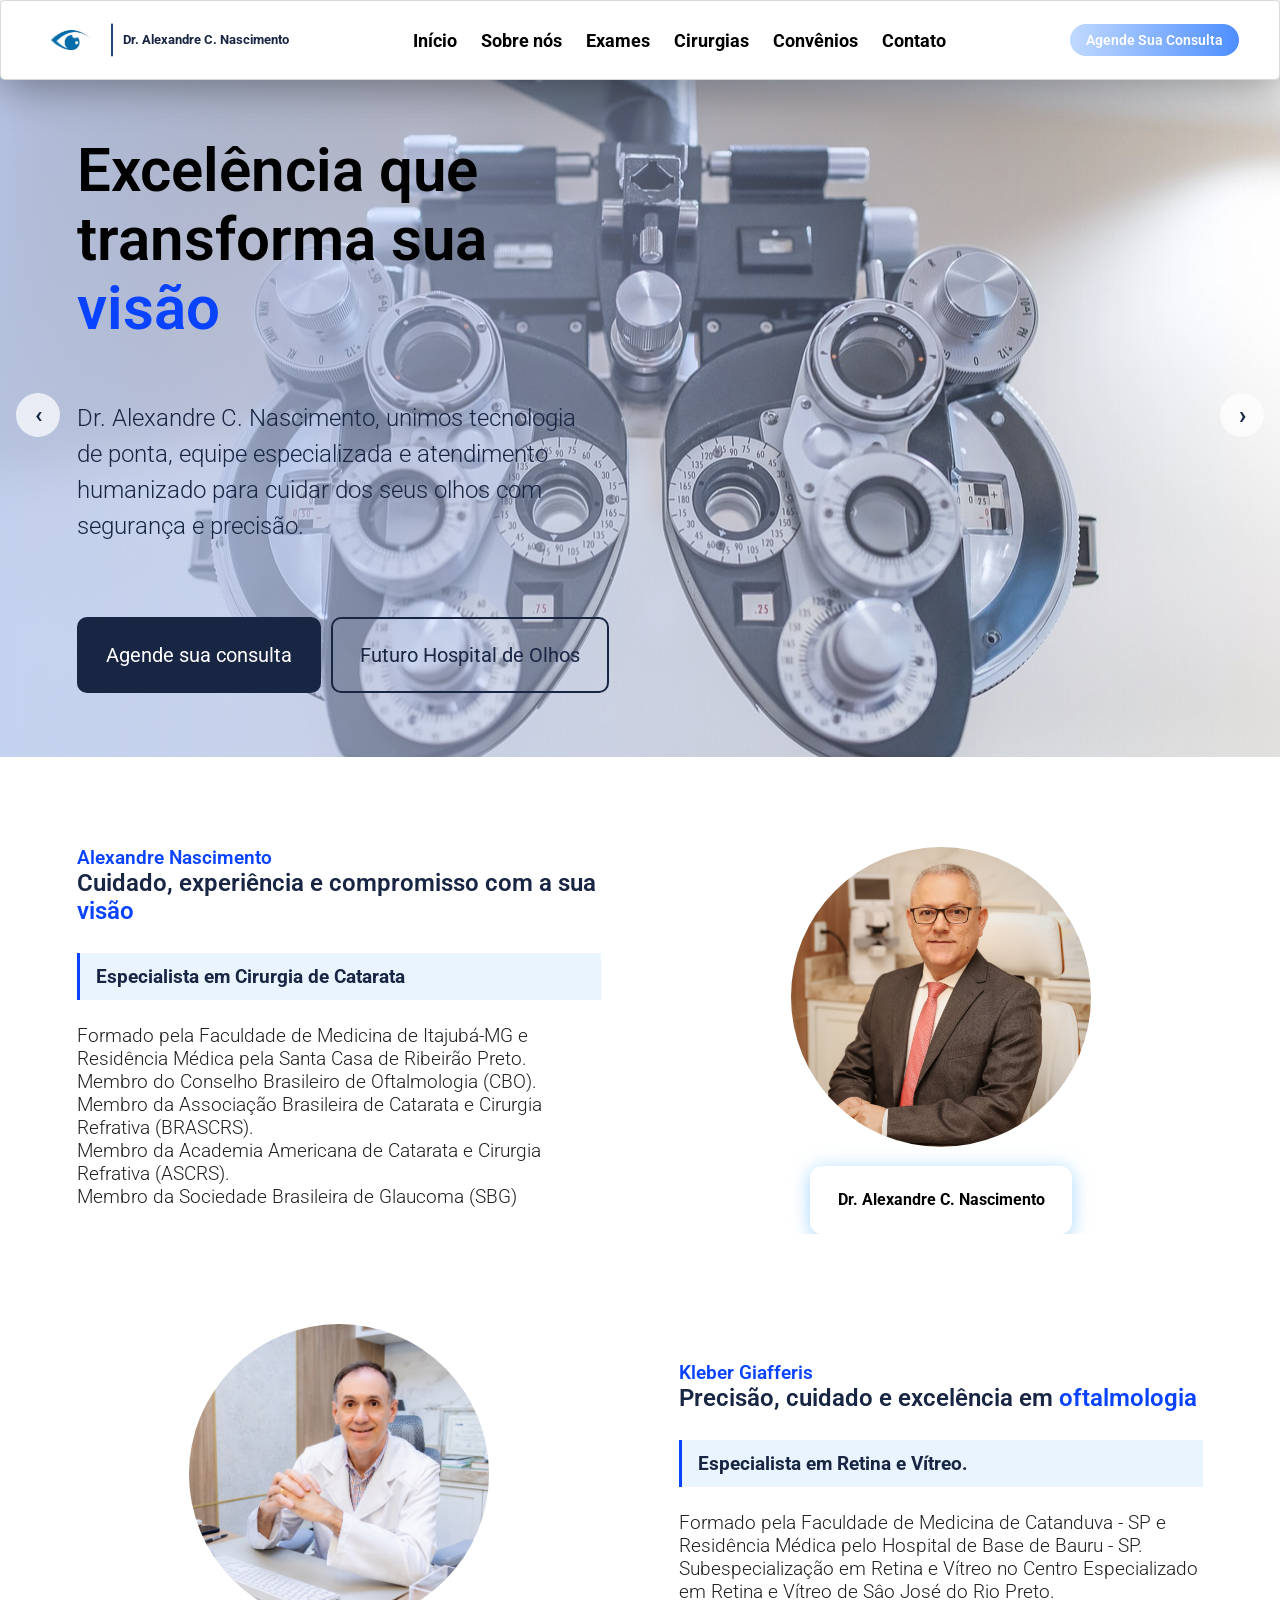
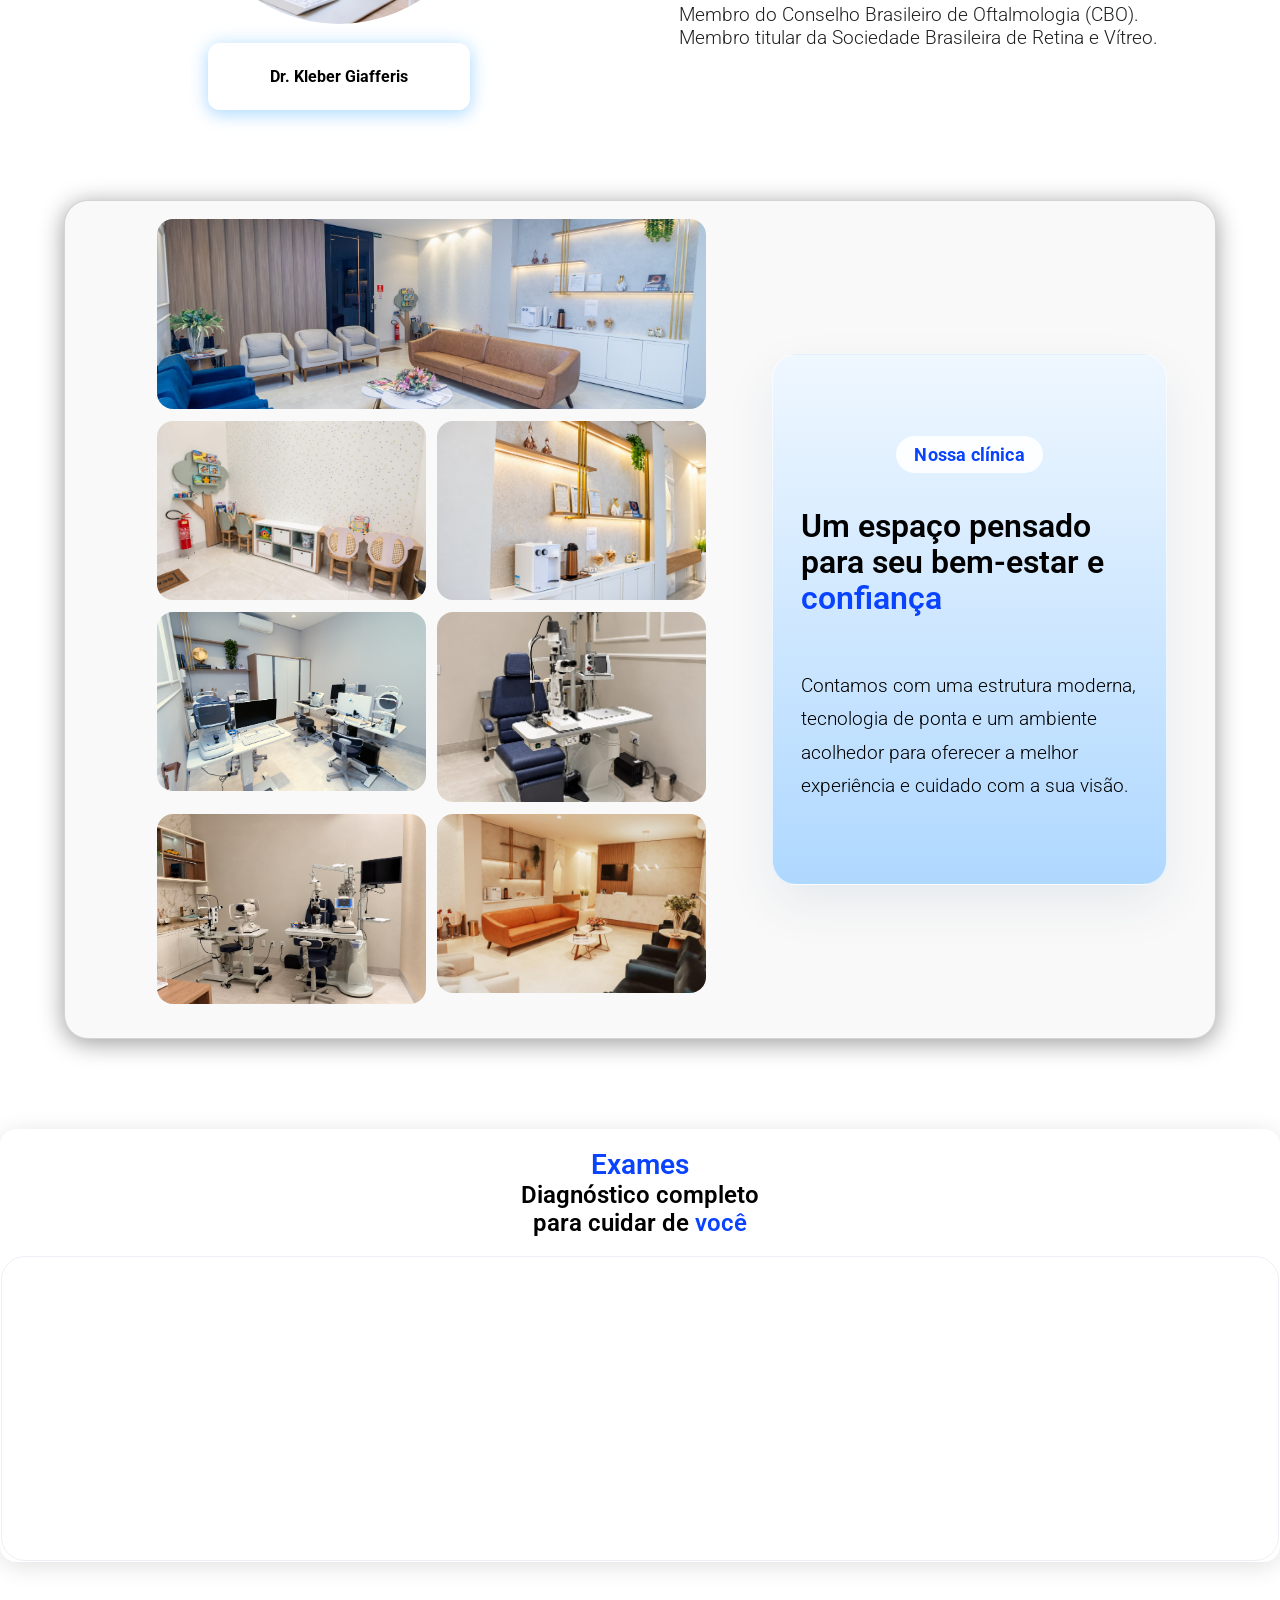
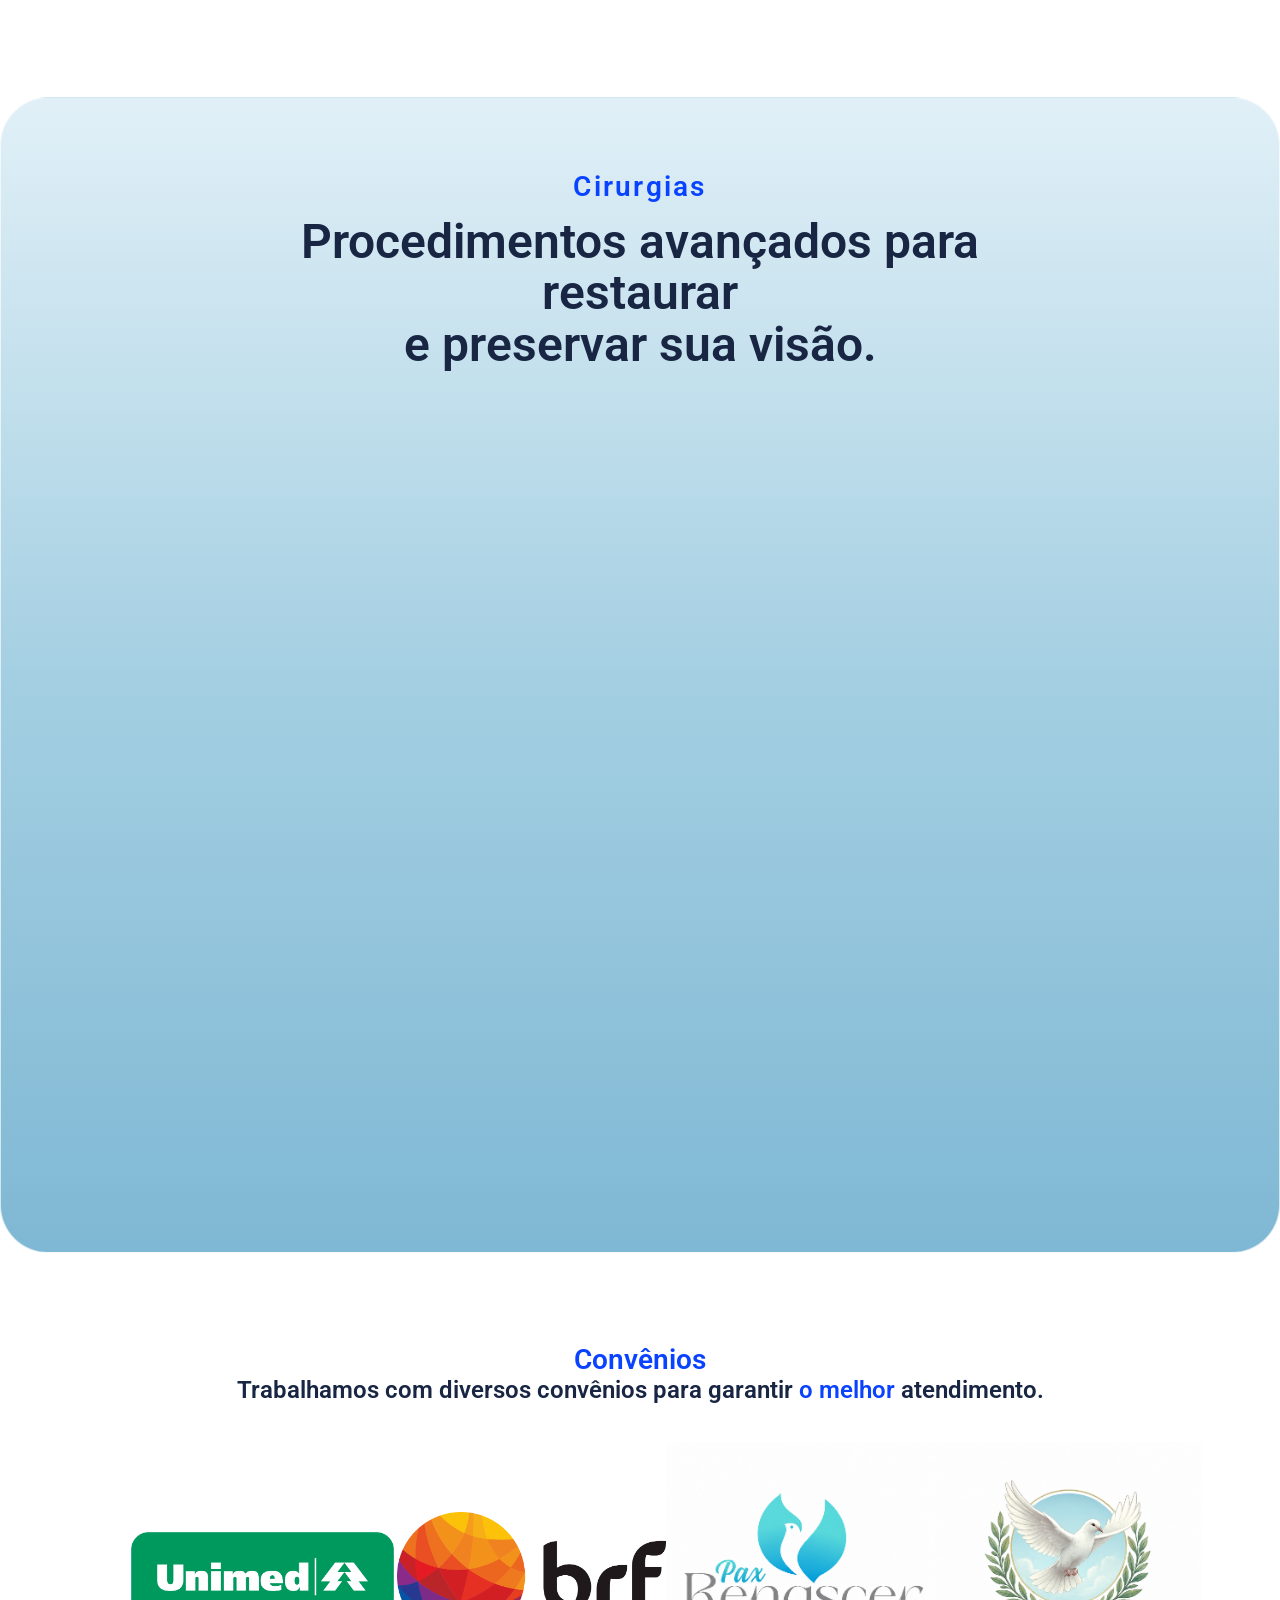
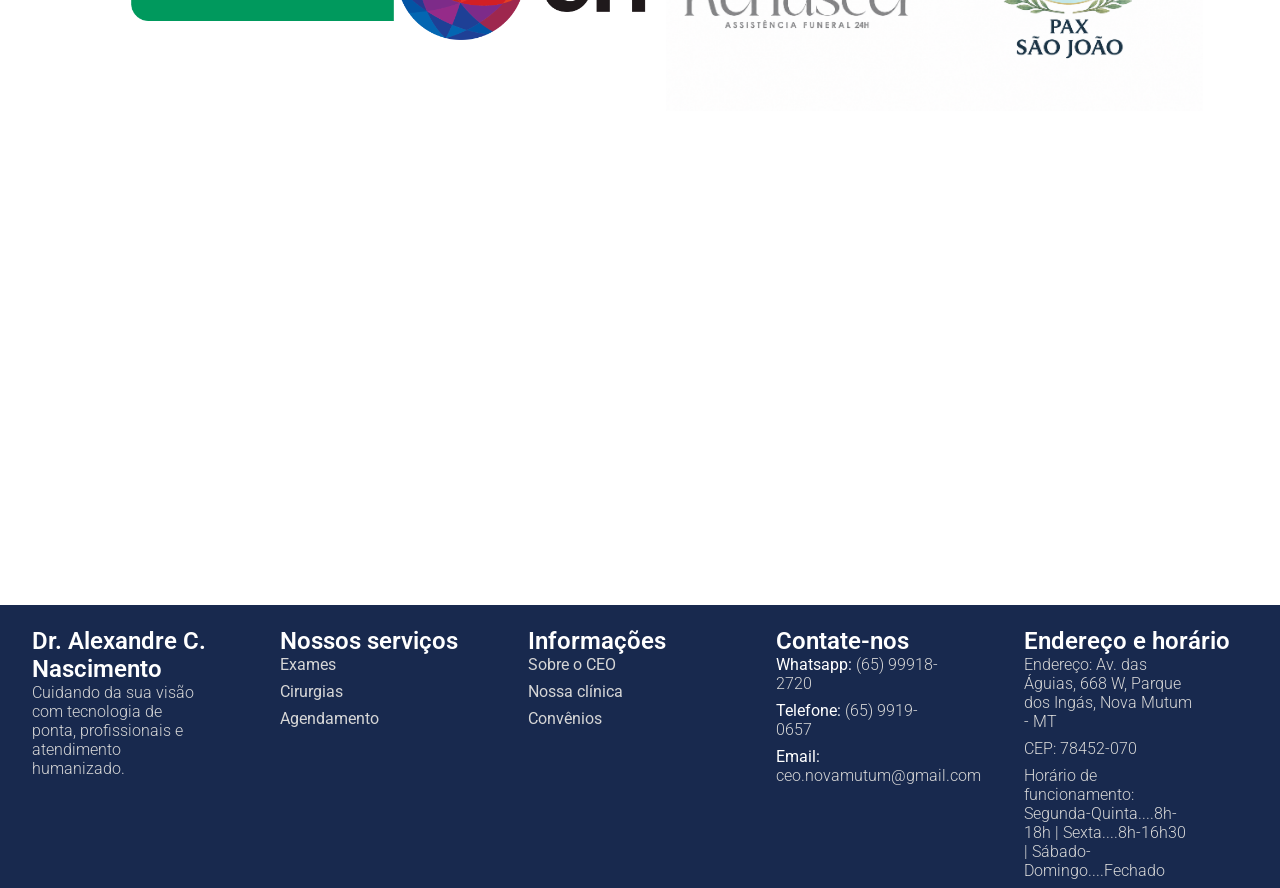
<file: clinica-ceo/public/index.html>
﻿<!DOCTYPE html>
<html lang="pt-BR">
<head>
    <meta charset="UTF-8">
    <meta name="viewport" content="width=device-width, initial-scale=1.0">
    <link rel="preload" href="assets/fonts/Cormorant_Garamond,Roboto/Roboto/Roboto-VariableFont_wdth,wght.ttf" as="font" type="font/ttf" crossorigin>
    <link rel="stylesheet" href="assets/css/global.css">
    <link rel="stylesheet" href="assets/css/style.css">
    <title>CEO – Centro de Excelência em Oftalmologia</title>
    <meta name="description" content="CEO – Centro de Excelência em Oftalmologia. Dr. Alexandre C. Nascimento oferece exames completos e cirurgias oftalmológicas em Nova Mutum - MT. Agende sua consulta: (65) 99918-2720.">
    <link rel="icon" type="image/png" href="assets/img/logo.png">
</head>

<body>

    <header>
        <div class="cabecalho">
            <img class="logo" src="assets/img/logo.png" alt="Logo CEO">
            <img class="linha-vertical" src="assets/img/linha.png" alt="">
            <p>Dr. Alexandre C. Nascimento</p>
        </div>

        <button class="menu-toggle" aria-label="Abrir menu" aria-controls="nav-menu" aria-expanded="false">
            <span></span><span></span><span></span>
        </button>

        <nav class="container" id="nav-menu">
            <a href="#hero">Início</a>
            <a href="#sobre">Sobre nós</a>
            <a href="#exames">Exames</a>
            <a href="#cirurgias">Cirurgias</a>
            <a href="#convenios">Convênios</a>
            <a href="#contato">Contato</a>
        </nav>

        <a href="https://wa.me/5565999182720?text=Olá%2C%20gostaria%20de%20agendar%20uma%20consulta!" class="botao" target="_blank" rel="noopener noreferrer">
            <p>Agende Sua Consulta</p>
        </a>
    </header>

    <main>

        <section id="hero">
            <div class="hero-track">
                <div class="hero-bg" style="background-image: url('assets/img/mobile1.jpg');"></div>
                <div class="hero-bg" style="background-image: url('assets/img/mobile2.jpg');"></div>
                <div class="hero-bg" style="background-image: url('assets/img/mobile3.jpg');"></div>
                <div class="hero-bg" style="background-image: url('assets/img/mobile4.jpeg');"></div>
            </div>

            <button class="hero-prev" aria-label="Anterior">‹</button>
            <button class="hero-next" aria-label="Próximo">›</button>

            <div class="hero-content">
                <div class="carousel-mobile">
                    <div class="carousel-track">
                        <img src="assets/img/mobile1.jpg" alt="Clínica CEO – ambiente moderno e acolhedor">
                        <img src="assets/img/mobile2.jpg" alt="Equipe especializada em oftalmologia">
                        <img src="assets/img/mobile3.jpg" alt="Tecnologia de ponta para cuidar da sua visão">
                        <img src="assets/img/mobile4.jpeg" alt="Tecnologia de ponta para cuidar da sua visão">

                        <img src="assets/img/mobile1.jpg" alt="Clínica CEO – ambiente moderno e acolhedor">
                        <img src="assets/img/mobile2.jpg" alt="Equipe especializada em oftalmologia">
                        <img src="assets/img/mobile3.jpg" alt="Tecnologia de ponta para cuidar da sua visão">
                        <img src="assets/img/mobile4.jpeg" alt="Tecnologia de ponta para cuidar da sua visão">
                    </div>
                </div>

                <h1>Excelência que <br> transforma sua <span>visão</span></h1>
                <p>Dr. Alexandre C. Nascimento, unimos tecnologia de ponta, equipe especializada e atendimento humanizado para cuidar dos seus olhos com segurança e precisão.</p>

                <div class="double">
                    <a href="https://wa.me/5565999182720?text=Olá%2C%20gostaria%20de%20agendar%20uma%20consulta!" target="_blank" rel="noopener noreferrer">Agende sua consulta</a>
                    <a href="#" onclick="abrirGaleria(0); return false;">Futuro Hospital de Olhos</a>
                </div>
            </div>
        </section>

        <section id="sobre">
            <div class="left">
                <h3>Alexandre Nascimento</h3>
                <h1>Cuidado, experiência e compromisso com a sua <span>visão</span></h1>
                <p class="sobre-destaque"><strong>Especialista em Cirurgia de Catarata</strong></p>
                <p>
                    Formado pela Faculdade de Medicina de Itajubá-MG e Residência Médica pela Santa Casa de Ribeirão Preto.<br>
                    Membro do Conselho Brasileiro de Oftalmologia (CBO).<br>
                    Membro da Associação Brasileira de Catarata e Cirurgia Refrativa (BRASCRS).<br>
                    Membro da Academia Americana de Catarata e Cirurgia Refrativa (ASCRS).<br>
                    Membro da Sociedade Brasileira de Glaucoma (SBG)<br><br>
                </p>
            </div>

            <div class="right">
                <img src="assets/img/foto6.jpg" alt="Dr. Alexandre C. Nascimento – Oftalmologista"><br><p>Dr. Alexandre C. Nascimento</p>
            </div>
        </section>


        <section id="sobre2">
            <div class="left2">
                <img src="assets/img/kleber3.png" alt="Dr. Kleber Giafferis – Oftalmologista"><br><p>Dr. Kleber Giafferis</p>
            </div>
                
            <div class="right2">
                <h3>Kleber Giafferis</h3>
                <h1>Precisão, cuidado e excelência em <span>oftalmologia</span></h1>
                <p class="sobre-destaque"><strong>Especialista em Retina e Vítreo.</strong></p>
                <p>
                    Formado pela Faculdade de Medicina de Catanduva - SP e Residência Médica pelo Hospital de Base de Bauru - SP.<br>
                    Subespecialização em Retina e Vítreo no Centro Especializado em Retina e Vítreo de Sâo José do Rio Preto.<br>
                    Membro do Conselho Brasileiro de Oftalmologia (CBO).<br>
                    Membro titular da Sociedade Brasileira de Retina e Vítreo.<br><br>
                </p>
            </div>
        </section>


        <section id="galeria">
            <div class="texto">
                <h3>Nossa clínica</h3>
                <h1>Um espaço pensado para seu bem-estar e <span>confiança</span></h1>
                <p>Contamos com uma estrutura moderna, tecnologia de ponta e um ambiente acolhedor para oferecer a melhor experiência e cuidado com a sua visão.</p>
            </div><br><br>

            <div class="grid_galeria">
                <img src="assets/img/clinica1.jpg" alt="Interior da Clínica CEO">
                <img src="assets/img/clinica3.jpg" alt="Sala de atendimento CEO">
                <img src="assets/img/clinica4.jpg" alt="Estrutura moderna da Clínica CEO">
                <img src="assets/img/clinica2.jpg" alt="Ambiente da Clínica CEO">
                <img src="assets/img/clinica7.jpg" alt="Espaço de espera da Clínica CEO">
                <img src="assets/img/clinica6.jpg" alt="Detalhe da clínica CEO">
                <img src="assets/img/clinica5.jpg" alt="Outro ambiente da Clínica CEO">
            </div>
        </section>

        <section id="exames">
            <div class="conjunto">
                <h3>Exames</h3>
                <h1>Diagnóstico completo <br> para cuidar de <span>você</span></h1><br>
            </div>

            <div class="tela">
                <button class="esquerda"><img src="assets/img/left.png" alt=""></button>
                <button class="direita"><img src="assets/img/right.png" alt=""></button>
                <div class="interna">
                    
                    <div class="exam-card"><img src="assets/img/exames/retina_mapping.jpg" alt="Mapeamento de Retina"><span>Mapeamento de Retina</span></div>
                    <div class="exam-card"><img src="assets/img/exames/oct.jpg" alt="Tomografia de Coerência Óptica"><span>Tomografia de Coerência Óptica (OCT)</span></div>
                    <div class="exam-card"><img src="assets/img/exames/biometria-ocular.jpg" alt="Biometria ocular"><span>Biometria</span></div>
                    <div class="exam-card"><img src="assets/img/exames/pentacam.jpg" alt="Pentacam"><span>Pentacam</span></div>
                    <div class="exam-card"><img src="assets/img/exames/Aberrometria.jpg" alt="Aberrometria"><span>Aberrometria (OPD SCAN)</span></div>
                    <div class="exam-card"><img src="assets/img/exames/retinography.jpg" alt="Retinografia"><span>Retinografia</span></div>
                    <div class="exam-card"><img src="assets/img/exames/keratoscopy.jpg" alt="Topografia corneana"><span>Topografia Corneana (Cerastoscopia)</span></div>
                    <div class="exam-card"><img src="assets/img/exames/capimetria.jpg" alt="Campimetria"><span>Campimetria</span></div>
                    <div class="exam-card"><img src="assets/img/exames/specular_micro.jpg" alt="Microscopia especular de córnea"><span>Microscopia Especular de Córnea</span></div>
                    <div class="exam-card"><img src="assets/img/exames/ultrassonografia.jpg" alt="Ultrassonografia ocular"><span>Ultrassonografia Ocular</span></div>
                    <div class="exam-card"><img src="assets/img/exames/pachymetry.jpg" alt="Paquimetria computadorizada de córnea"><span>Paquimetria Computadorizada de Córnea</span></div>
                    <div class="exam-card"><img src="assets/img/exames/curva-de-pio.png" alt="Curva de PIO"><span>Curva de PIO</span></div>
                    <div class="exam-card"><img src="assets/img/exames/gonioscopy.jpg" alt="Gonioscopia"><span>Gonioscopia</span></div>
                    
                </div>
            </div>
        </section>

        <section id="cirurgias">
            <h3><span>Cirurgias</span></h3>
            <h1>Procedimentos avançados para restaurar<br> e preservar sua visão.</h1><br><br>

            <div class="cards">
                <div class="card">
                    <img src="assets/img/catarata.jpg" alt="Cirurgia de catarata"><br><h3>Catarata</h3><p>Remoção do cristalino opacificado e implantação de lente intraocular para recuperar a visão.</p>
                </div>

                <div class="card">
                    <img src="assets/img/glaucoma.jpg" alt="Cirurgia de pterígio"><br><h3>Pterígio</h3><p>Remoção do tecido fibrovascular que cresce sobre a córnea, prevenindo complicações visuais.</p>
                </div>

                <div class="card">
                    <img src="assets/img/refrativa.jpg" alt="Cirurgia refrativa"><br><h3>Refrativa</h3><p>Avaliação da refracção visual e determinação do grau para óculos ou lentes.</p>
                </div>

                <div class="card">
                    <img src="assets/img/crosslinking.jpg" alt="Cirurgia Crosslinling"><br><h3>Crosslinking</h3><p>Procedimento voltado para a avaliação da refração visual e determinação do grau para o uso de óculos ou lentes.</p>
                </div>

                

                <div class="card">
                    <img src="assets/img/conjuntivas.jpg" alt="Cirurgia de conjuntivas"><br><h3>Conjuntivas</h3><p>Tratamento para correção de condições patológicas das conjuntivas.</p>
                </div>

                <div class="card">
                    <img src="assets/img/exames/iridotomy.jpg" alt="Iridotomia"><br><h3>Iridotomia</h3><p>Criação de microfuro na íris a laser para aliviar a pressão ocular e prevenir glaucoma.</p>
                </div>

                <div class="card">
                    <img src="assets/img/yag-laser.jpg" alt="Capsulotomia Yag laser"><br><h3>Capsulotomia Yag laser</h3><p>Procedimento a laser indicado para tratar a opacificação da cápsula posterior após cirurgia de catarata.</p>
                </div>

                <div class="card">
                    <img src="assets/img/fotoguluacao-laser.jpg" alt="Fotocoagulação a laser"><br><h3>Fotocoagulação a laser</h3><p>Tratamento a laser indicado para algumas alterações da retina.</p>
                </div>

            </div>
        </section>

        <section id="convenios">
            <h3><span>Convênios</span></h3>
            <h1>Trabalhamos com diversos convênios para garantir <span>o melhor</span> atendimento.</h1><br><br>

            <div class="convs">
                <img src="assets/img/unimed.png" alt="Convênio Unimed">
                <img src="assets/img/brf.png" alt="Convênio BRF">
                <img src="assets/img/renascer.png" alt="Convênio PAX">
                <img src="assets/img/paxsaojoao.png" alt="Convênio PAX">
            </div>
        </section>

        <section id="mapa">
            <iframe
                src="https://www.google.com/maps?cid=2826218219734627253&output=embed"
                width="100%" height="400" style="border:none;" allowfullscreen loading="lazy">
            </iframe>
        </section>

    </main>

    <footer>
        <section id="contato">

            <div>
                <h2>Dr. Alexandre C. Nascimento</h2>
                <p>Cuidando da sua visão com tecnologia de ponta, profissionais e atendimento humanizado.</p>
            </div>

            <div>
                <h2>Nossos serviços</h2>
                <a href="#exames">Exames</a>
                <a href="#cirurgias">Cirurgias</a>
                <a href="https://wa.me/5565999182720?text=Olá%2C%20gostaria%20de%20agendar%20uma%20consulta!" target="_blank" rel="noopener noreferrer">Agendamento</a>
            </div>

            <div>
                <h2>Informações</h2>
                <a href="#sobre">Sobre o CEO</a>
                <a href="#galeria">Nossa clínica</a>
                <a href="#convenios">Convênios</a>
            </div>

            <div class="contato-true">
                <h2>Contate-nos</h2>
                <div>
                    <p><span>Whatsapp: </span> (65) 99918-2720</p>
                </div>
                <div>
                    <p><span>Telefone: </span> (65) 9919-0657</p>
                </div>
                <div class="email">
                    <p><span>Email: </span>ceo.novamutum@gmail.com</p>
                </div>
            </div>

            <div class="contato-endereco">
                <h2>Endereço e horário</h2>
                <div class="endereco">
                    <p><span>Endereço: </span> Av. das Águias, 668 W, Parque dos Ingás, Nova Mutum - MT</p>
                    <p><span>CEP: </span> 78452-070</p>
                </div>
                <div class="horario">
                    <p><span>Horário de funcionamento: </span> Segunda-Quinta....8h-18h | Sexta....8h-16h30 | Sábado-Domingo....Fechado</p>
                </div>
            </div>

        </section>
    </footer>

    <div id="lightbox">
        <img id="lightbox-img">
        <button onclick="fechar()">✕</button>
        <button onclick="navegar(-1)">‹</button>
        <button onclick="navegar(1)">›</button>
    </div>

    <script src="assets/main.js"></script>
</body>
</html>
</file>
<file: clinica-ceo/public/assets/css/global.css>
@font-face {
    font-family: 'Roboto';
    src: url('../fonts/Cormorant_Garamond,Roboto/Roboto/Roboto-VariableFont_wdth,wght.ttf') format('truetype');
    font-style: normal;
    font-weight: 100 900;
    font-display: swap;
}

@font-face {
    font-family: 'Roboto';
    src: url('../fonts/Cormorant_Garamond,Roboto/Roboto/Roboto-Italic-VariableFont_wdth,wght.ttf') format('truetype');
    font-style: italic;
    font-weight: 100 900;
    font-display: swap;
}

h1, h2, h3 { 
    font-weight: 600; 
}

p { 
    font-weight: 300; 
}

a { 
    font-weight: 400;
 }

* {
    margin: 0;
    padding: 0;
    box-sizing: border-box;
    font-family: 'Roboto', sans-serif;
}

:root {
    --cor-azul: rgb(210, 233, 255);
    --cor-azulescuro: rgb(24, 38, 68);
    --cor-brilho: rgb(10, 67, 255);
    --cor-texto: rgb(31, 32, 34);
    --cor-wallpaper: rgb(7, 7, 43);
    --cor-footer: rgb(24, 41, 78);
    --cor-dourada: rgb(255, 255, 127);
    --cor-texto2: rgb(214, 214, 214);
}

html, body {
    overflow-x: hidden;
    scroll-behavior: smooth;
}

html {
    scroll-padding-top: 80px;
}

img {
    max-width: 100%;
    height: auto;
    display: block;
}

header {
    border-radius: 5px;
    border: 1px solid rgba(0,0,0,0.15);
    box-shadow: 0 8px 40px rgba(0,0,0,0.35);
    position: fixed;
    top: 0;
    left: 0;
    width: 100%;
    z-index: 4;
    display: flex;
    flex-wrap: wrap;
    justify-content: space-between;
    align-items: center;
    gap: 12px;
    padding: 12px 16px;
    background-color: rgb(255, 255, 255);
}

.cabecalho {
    display: flex;
    align-items: center;
    gap: 10px;
    flex-shrink: 0;
}

.menu-toggle {
    display: inline-flex;
    flex-direction: column;
    justify-content: space-between;
    width: 28px;
    height: 22px;
    border: 0;
    cursor: pointer;
    margin-left: auto;
}

.menu-toggle span {
    display: block;
    height: 3px;
    background: var(--cor-azulescuro);
    border-radius: 2px;
}

@media (min-width: 768px) {
    header {
        flex-wrap: nowrap;
        padding: 14px 24px;
        gap: 16px;
    }
    .menu-toggle { display: none; }
}

@media (min-width: 1100px) {
    header {
        padding-inline: 40px;
        height: 80px;
    }
}

main {
    padding-top: 8vh;
}

ul {
    list-style: none;
    padding: 0;
    margin: 0;
}

footer {
    background-color: var(--cor-footer);
    background-size: cover;
    background-position: center;
    width: 100%;
}

#lightbox {
    display: none;
    position: fixed;
    inset: 0;
    background: rgba(0,0,0,0.9);
    z-index: 9999;
    justify-content: center;
    align-items: center;
}

#lightbox img {
    max-width: 90%;
    max-height: 90vh;
    border-radius: 12px;
}

#lightbox button {
    position: absolute;
    background: none;
    border: none;
    color: white;
    cursor: pointer;
    font-size: 40px;
}

#lightbox button:first-of-type { 
    top: 20px; right: 30px;
    font-size: 30px; 
}

#lightbox button:nth-of-type(2) {
     left: 20px;
}

#lightbox button:nth-of-type(3) {
    right: 20px;
 }
</file>
<file: clinica-ceo/public/assets/css/style.css>
.logo {
    width: clamp(20px, 25vw, 60px);
    height: auto;
}

.linha-vertical {
    width: 2px;
    height: 36px;
    object-fit: cover;
}

.cabecalho p {
    color: var(--cor-azulescuro);
    font-weight: 700;
    font-size: clamp(11px, 2.6vw, 13px);
    line-height: 1.3;
    
}

.container {
    display: none;
    width: 100%;
    flex-direction: column;
    gap: 14px;
    padding: 12px 0;
    order: 3;
}

.container.is-open { 
    display: flex; 
}

.container a {
    font-size: 16px;
    text-decoration: none;
    font-weight: 700;
    color: black;
    transition: transform .3s ease;
}

@media (min-width: 768px) {
    .container {
        display: flex;
        flex-direction: row;
        flex-wrap: wrap;
        justify-content: center;
        gap: 16px;
        width: auto;
        padding: 0;
        order: 0;
    }
    .container a { 
        font-size: 15px; 
    }

    .container a:hover {
         transform: translateY(-4px); 
        }
}

@media (min-width: 1200px) {
    .container { 
        gap: 24px;
     }

    .container a { 
        font-size: 18px;
     }
}


.botao {
    transition: filter 0.5s;
    display: inline-flex;
    align-items: center;
    gap: 8px;
    border-radius: 999px;
    background: linear-gradient(to left, #4d8eff, #c0d9ff);
    padding: 8px 16px;
    cursor: pointer;
    flex-shrink: 0;
    text-decoration: none;
}


.botao:hover {
    filter: brightness(0.85);
}

.botao p {
    font-size: 14px;
    color: #fff;
    font-weight: 600;
    white-space: nowrap;
}



#hero {
    position: relative;
    overflow: hidden;
    width: 100%;
    min-height: 70svh;
    padding: 5vh 16px 40px;
    display: flex;
    align-items: flex-start;
}

#hero::before {
    content: '';
    position: absolute;
    inset: 0;
    background: linear-gradient(to right, rgba(199, 217, 255, 0.8), rgba(255, 255, 255, 0));
    z-index: 1;
    pointer-events: none;
}

.hero-track {
    position: absolute;
    inset: 0;
    display: flex;
    transition: transform 0.6s ease;
    z-index: 0;
}

.hero-bg {
    flex: 0 0 100%;
    height: 100%;
    background-size: cover;
    background-position: center;
    background-repeat: no-repeat;
}

.hero-prev,
.hero-next {
    position: absolute;
    top: 50%;
    transform: translateY(-50%);
    z-index: 3;
    width: 44px;
    height: 44px;
    border: none;
    border-radius: 50%;
    background: rgba(255, 255, 255, 0.7);
    color: var(--cor-azulescuro);
    font-size: 24px;
    font-weight: bold;
    cursor: pointer;
    display: flex;
    align-items: center;
    justify-content: center;
}

.hero-prev:hover,
.hero-next:hover {
    background: #fff;
}

.hero-prev { left: 16px; }
.hero-next { right: 16px; }

.hero-content {
    position: relative;
    z-index: 2;
}



@media (max-width: 1023px) {
    .hero-bg { background-size: cover; }
}




@media (max-width: 1023px) {
    #hero {
        background-image: linear-gradient(to right, rgba(199, 217, 255, 0.8), rgba(255, 255, 255, 0.2));
        background-size: cover;
    }
}

@media (max-width: 767px) {
    .hero-track,
    .hero-prev,
    .hero-next { display: none; }
}

@media (min-width: 767px) and (max-width: 1023px){ /* Tablets */

    #hero {
        justify-content: center;  
        align-items: center;      
        text-align: center;
    }

    .hero-content {
        align-items: center;
        padding-top: 5vh;      
    }

 

    #sobre {
        display: block !important;
    }

    #sobre2 {
        display: flex;
        flex-direction: column;
    }

    .left {
        width: 100% !important;
        max-width: 100%;
        
    }


    .right {
        padding-top: 10vh;
        width: 100% !important;
        margin: auto !important;
    
    
        
    }
    .right img {
        width: 50% !important;
        height: 50% !important;
        
    }

    .left2,
    .right2 {
        width: 100% !important;
        max-width: 100%;
        margin: auto !important;
    }

    .right2 {
        order: 1;
    }

    .left2 {
        order: 2;
    }

    .left2 img {
        width: 50% !important;
        height: 50% !important;
    }

    .double {
        text-align: center;
        justify-content: center;
    }




}
.hero-content {
    display:flex;
    flex-direction: column;
    width: 100%;
    max-width: 100%;
    row-gap:5vh;
    position: relative;
    z-index: 2;
}

@media (max-width: 768px) {
    .hero-content h1{
        text-align: center;

    }
    
}


#hero h1 {
    color: black;
    font-size: clamp(30px, 10vw, 60px);
    line-height: 1.15;
    max-width: 100%;
}

#hero span {
    color: var(--cor-brilho);
}

#hero h1 br { display: none; }




#hero p {
    color: var(--cor-azulescuro);
    font-size: 1.5rem;
    line-height: 1.5;
    margin-top: 12px;
    max-width: 100%;
}

@media (min-width: 768px) {
    #hero { padding: 5% 6%; }
    #hero h1,
    #hero p { max-width: 60%; }
    #hero h1 br { display: inline; }
}

@media (min-width: 1100px) {
    #hero h1,
    #hero p { max-width: 45%; }
}


.double {
    padding-top: 28px;
    display: flex;
    align-items: center;
    gap: 10px;
    width: 100%;
    box-sizing: border-box;
}

.double a {
    display: flex;
    align-items: center;
    justify-content: center;
    text-decoration: none;
    padding: 15px 27px;
    border-radius: 10px;
    border: 2px solid;
    font-size: clamp(20px, 3vw, 20px);
    transition: all .35s ease;
    min-height: 76px;
    text-align: center;
}

@media (max-width: 768px) { /* Celulares */
    .double {
        flex-wrap: nowrap;      
        padding: 28px 16px 0 16px;
    }

    .hero-content h1 {
        text-align: center;
    }

    .double a {
        flex: 1;              
        width: 0;
        min-width: 0;
        padding: 16px 8px;
        font-size: 14px;
        text-align: center;
        overflow: hidden;
    }

   
}

.double a:hover {
    transform: translateY(-4px) scale(1.03);
    filter: brightness(1.05);
}

.double a:first-child {
    border-color: var(--cor-azulescuro);
    color: #fff;
    background-color: var(--cor-azulescuro);
}

.double a:last-child {
    border-color: var(--cor-azulescuro);
    color: var(--cor-azulescuro);
    background: transparent;
}

.divisor {
    width: 1px;
    background: #ccc;
    display: none;
}

@media (min-width: 768px) {
    .divisor { display: block; }
}

@media (min-width: 1100px) {
}

@media (max-width: 506px) {
    .botao {
        width: 100%;
        justify-content: center;
    }
}


.carousel-mobile {
    display: none;
}

@media (max-width: 767px) {
    .carousel-mobile {
        display: block;
        width: 100vw;            
        margin-left: -16px;     
        overflow: hidden;
        border-radius: 0;
    }
}

.carousel-track {
    display: flex;
    animation: slide 30s linear infinite;
}

.carousel-mobile img {
    width: 100vw;   
    height: 190px;
    object-fit: cover;
    flex-shrink: 0;
}

@keyframes slide {
    from { transform: translateX(0); }
    to   { transform: translateX(-400vw); }
}

#sobre {
    display: flex;
    padding-inline: 6%;
    justify-content: space-between;
    background: #fff;
    padding-top: 10vh;
    position: relative;
    z-index: 1;
    
}

.left {
    width: 50%;

}

.left span {
    color: var(--cor-brilho);
}

@media (max-width: 767px) {
    .left {
        width: 100%;
        max-width: 100%;;
    }

    #sobre {
        display: block;
        
    }

    .right {
        padding-top: 10vh;
        width: 100% !important;
        margin: auto !important;
    }
    .right img {
        width: 50% !important;
        height: 50% !important;
        
    }

    .alexandre-destaque {
        margin-bottom: 22px;
    }
    
}


.left h3 {
    color: var(--cor-brilho);
}

.left h1 {
    color: var(--cor-azulescuro);
}

.left .sobre-destaque,
.right2 .sobre-destaque {
    margin: 28px 0 24px;
    padding: 12px 16px;
    border-left: 3px solid var(--cor-brilho);
    background: #eaf4ff;
    color: var(--cor-texto);
    font-size: 1.2rem;
}

.left p {
    color: var(--cor-texto);
    font-size: larger;
}

.left .sobre-destaque strong,
.right2 .sobre-destaque strong {
    color: var(--cor-azulescuro);
}

.right {
    
    margin: auto;
    text-align: center;
    width: 50%;
    justify-content: center; 
    align-items: center;     
    margin-left: 7%;  
}

.right p {
    display: flex;
    text-align: center;
    justify-content: center;
    font-weight: bolder;
    margin: auto;
    align-items: center;
    max-width: 50%;
    height: 7.5vh;
    border: 2px solid rgba(255, 255, 255, 0.6);
    border-radius: 12px;
    box-shadow: 0 0 20px rgba(132, 200, 255, 0.4), 0 6px 15px rgba(132, 200, 255, 0.4);
}

.right img {
    display: block;
    margin: auto;
    width: 100%;
    max-width: 300px;
    aspect-ratio: 1 / 1;
    object-fit: cover;
    border-radius: 50%;
}

#sobre2 {
    display: flex;
    padding-inline: 6%;
    justify-content: space-between;
    background: #fff;
    padding-top: 10vh;
    position: relative;
    z-index: 1;
    align-items: center;
}

.left2 {
    width: 50%;
    margin: auto;
    text-align: center;
}

.left2 img {
    display: block;
    margin: auto;
    width: 100%;
    max-width: 300px;
    aspect-ratio: 1 / 1;
    object-fit: cover;
    border-radius: 50%;
}

.left2 p {
    display: flex;
    text-align: center;
    justify-content: center;
    font-weight: bolder;
    margin: auto;
    align-items: center;
    max-width: 50%;
    height: 7.5vh;
    border: 2px solid rgba(255, 255, 255, 0.6);
    border-radius: 12px;
    box-shadow: 0 0 20px rgba(132, 200, 255, 0.4), 0 6px 15px rgba(132, 200, 255, 0.4);
}

.right2 {
    width: 50%;
    margin: auto;
    margin-left: 7%;
}

.right2 h3 {
    color: var(--cor-brilho);
}

.right2 h1 {
    color: var(--cor-azulescuro);
}

.right2 p {
    color: var(--cor-texto);
    font-size: larger;
}

.right2 span {
    color: var(--cor-brilho);
}

@media (max-width: 767px) {
    #sobre2 {
        display: flex;
        flex-direction: column;
    }

    .left2,
    .right2 {
        width: 100% !important;
        max-width: 100%;
        margin: auto !important;
    }

    .right2 {
        order: 1;
    }

    .left2 {
        order: 2;
    }

    .left2 img {
        width: 50% !important;
        height: 50% !important;
    }

    .left2 {
        padding-top: 10vh;
    }
}



#galeria {
    display: flex;
    flex-wrap: wrap;
    align-items: center;
    gap: 6%;
    padding: 2vh 2%;
    width: 90%;
    margin: auto;
    border-radius: 24px;
    margin-top: 10vh;
    background: #f9f9f9;
    border: 1px solid rgba(0, 0, 0, 0.15);
    box-shadow: 0 4px 24px rgba(0, 0, 0, 0.40);
    
}

@media (max-width: 767px) {
    #galeria {
        display: block !important;
        text-align: center;
        padding: 16px;
    }


    .grid_galeria {
        margin: auto;
        border-color: #000000;
        width: 100% !important;
        max-width: 100%;
    }

    .grid_galeria img {
        height: 100%;
        width: 90% !important;
        max-height: none !important;
        margin: auto;
    }

    .texto {
        margin: auto !important;
        width: 90% !important;
        max-width: 100%;
        gap: clamp(10vh, 15vh, 18vh);
    }

    .texto h1 {
        text-align: center;
    }


}

.texto {
    
    display: flex;
    flex-direction: column;
    align-items: flex-start;
    text-align: left;
    background: linear-gradient(180deg, #eff7ff 0%, #afd8ff 100%);
    border: 1px solid rgba(255,255,255,0.65);
    box-shadow: 0 20px 50px rgba(15, 58, 105, 0.08);
    width: 36%;
    margin: 0;
    padding: 32px 28px;
    border-radius: 24px;
    order: 2;
    gap: 4vh;
    padding-block: clamp(72px, 9vh, 120px);

 
}


.texto h3 {
    margin: 0 0 16px;
    display: inline-flex;
    align-items: center;
    justify-content: center;
    margin: auto;
    padding: 8px 18px;
    border-radius: 999px;
    background: rgba(255, 255, 255, 0.9);
    font-size: 1.15rem;
    font-weight: 700;
    letter-spacing: 0.01em;
    color: var(--cor-brilho);
}

.texto h1 {
    margin: 0;
    font-size: clamp(1.9rem, 2.5vw, 2.3rem);
    line-height: 1.12;
    margin-bottom: 1rem;
    color: black;
}

.texto p {
    margin: 0;
    font-size: 1.20rem;
    line-height: 1.75;
    max-width: 100%;
}

.texto span {
    color: var(--cor-brilho);
}



@keyframes surgir {
    from { opacity: 0; transform: translateY(20px) scale(0.9); }
    to   { opacity: 1; transform: translateY(0) scale(1); }
}
.grid_galeria {

    margin-bottom: 16px;
    justify-self: center;
    width: 50%;
    max-width: 600px;
    height: auto;
    display: grid;
    gap: 12px;
    grid-auto-rows: minmax(110px, auto);
    grid-template-areas:
        "item1 item1"
        "item2 item3"
        "item4 item5"
        "item6 item7";
}

.grid_galeria img {
    opacity: 0;
    width: 100%;
    max-height: 190px;
    display: block;
    object-fit: cover;
    border-radius: 16px;
    
}


.grid_galeria img:hover {
    outline: 3px solid #4d8eff;
    outline-offset: 1px;
    cursor: pointer;
    transition: all 0.3s ease;
}


.visivel_universal {
    animation: surgir 2s ease forwards;
}

.grid_galeria img:nth-child(1) { grid-area: item1; }
.grid_galeria img:nth-child(2) { grid-area: item2; }
.grid_galeria img:nth-child(3) { grid-area: item3; }
.grid_galeria img:nth-child(4) { grid-area: item4; }
.grid_galeria img:nth-child(5) { grid-area: item5; }
.grid_galeria img:nth-child(6) { grid-area: item6; }
.grid_galeria img:nth-child(7) { grid-area: item7; }



@media (max-width: 767px) {
    .grid_galeria {
        grid-template-columns: 1fr;
        grid-template-areas:
            "item1"
            "item2"
            "item3"
            "item4"
            "item5"
            "item6"
            "item7";
    }
}



#exames {
    background-color: white;
    height: 100%;
    width: 100%;
    margin: auto;
    margin-top: 10vh;
    border: 1px solid rgba(255,255,255,0.15);
    border-radius: 16px;
    box-shadow: 0 4px 24px rgba(0,0,0,0.12);
}


.esquerda {
    left: 0%;
    top: 50%;
    transform: translateY(-50%);
   
    
    
}
.direita, .esquerda {
    width: 35px;
    height: 5vh;
    background: rgba(255, 255, 255, 0.1);
    position: absolute;
    cursor: pointer;
    z-index: 10;
    filter: brightness(0) invert(1);
    border: 1px solid rgba(255,255,255,0.3);
    border-radius: 8px;
    
    
    

}

.direita {
    right: 0%;
    top: 50%;
    transform: translateY(-50%);
}


.tela {
  overflow: hidden;
  position: relative;
  width: 100%;
  margin: auto;
  border-radius: 24px;
  border: 1px solid rgba(22,59,122,0.08);
  padding: 0;
}

.interna {

    transition: transform 1s ease;
    display: flex;
   
    }

.exam-card {
    opacity: 0;
    position: relative;
    width: calc(100vw / 4);
    flex-shrink: 0;
    border-radius: 16px;
    background-color: white;
    display: flex;
    flex-direction: column;
    overflow: hidden;
    cursor: default;
    box-shadow: 0 2px 8px rgba(0, 0, 0, 0.12);
}

.exam-card img {
    display: block;
    position: relative;
    width: 100%;
    height: 200px;
    flex-shrink: 0;
    object-fit: cover;
}

.exam-card span {
    display: flex;
    flex: 1;
    align-items: center;
    justify-content: center;
    box-sizing: border-box;
    min-height: 76px;
    margin: 10px 12px 12px;
    width: calc(100% - 24px);
    padding: 16px 14px;
    color: #111;
    background-color: #fff;
    border: 1px solid rgba(22, 59, 122, 0.12);
    border-radius: 12px;
    box-shadow: 0 2px 8px rgba(0, 0, 0, 0.08);
    font-weight: 700;
    font-size: clamp(14px, 1.5vw, 18px);
    text-align: center;
    line-height: 1.3;
}

@media (max-width: 450px) {
    .exam-card { width: calc(100vw) !important; }
}

@media (min-width: 450px) and (max-width: 767px) {
    .exam-card { width: calc(100vw / 2) !important; }
}

@media (min-width: 767px) and (max-width: 1023px) {
    .exam-card { width: calc(100vw / 3) !important; }
}





.conjunto {
    text-align: center;
    color: rgb(0, 0, 0); 
    padding-top: 2vh;

}


.conjunto h3 {
    color: var(--cor-brilho);
    font-size: clamp(22px, 2.5vw, 28px);
}

.conjunto h1{
    color: black;

}

.conjunto h1 span {
    color: var(--cor-brilho);
}

#cirurgias {
    background: linear-gradient(180deg, #e1f0f7 0%, #a4cfe2 50%, #7fb8d4 100%);
    border: 1px solid rgba(255, 255, 255, 0.65);
    padding: 8vh 6% 5vh;
    text-align: center;
    border-radius: 48px;
    margin-top: 15vh;
}

#cirurgias > h3 {
    color: var(--cor-azulescuro);
    letter-spacing: 0.08em;
    margin-bottom: 0.8rem;
    font-size: clamp(22px, 2.5vw, 28px);
}

#cirurgias h3 span {
    color: var(--cor-brilho);
}

#cirurgias h1 {
    color: var(--cor-azulescuro);
    margin: 0 auto 2rem;
    max-width: 720px;
    line-height: 1.08;
    font-size: clamp(32px, 5vw, 48px);
}

.cards {
    display: grid;
    grid-template-columns: repeat(4, minmax(0, 1fr));
    gap: 16px;
    margin: 0 auto;
    max-width: 1080px;
    padding-bottom: 2rem;
}

@media (max-width: 1023px) {
    .cards {
        grid-template-columns: repeat(2, minmax(0, 1fr));
    }
}

@media (max-width: 767px) {
    .cards {
        grid-template-columns: minmax(0, 340px);
        justify-content: center;
    }
}

.cards h3 {
    font-weight: bolder;
    color: var(--cor-azulescuro);
}

.card {
    position: relative;
    border: 1px solid rgba(255, 255, 255, 0.65);
    box-shadow: 0 4px 16px rgba(15, 58, 105, 0.08);
    min-width: 0;
    width: 100%;
    display: flex;
    flex-direction: column;
    align-items: center;
    gap: 10px;
    padding: 18px 14px;
    border-radius: 28px;
    background: rgba(255, 255, 255, 0.35);
    transition: box-shadow 0.3s ease, border-color 0.3s ease, transform 0.3s ease;
    opacity: 0;
}



.card:hover {
    transform: translateY(-6px);
    border-color: rgba(255, 255, 255, 0.9);
    box-shadow: 0 8px 48px rgba(0,0,0,0.25);
}

.card img {
    
    width: 60%;
    max-width: 130px;
    aspect-ratio: 1;
    border-radius: 50%;
    object-fit: cover;
    border: 3px solid rgba(255, 255, 255, 0.3);
}

.card h3 {
    margin: 0;
    color: #000;
    font-size: clamp(16px, 2vw, 18px);
}

.card p {
    margin: 0;
    color: #000;
    font-size: clamp(16px, 1.4vw, 18px);
    line-height: 1.5;
    text-align: center;
}


#convenios {

    height: auto;
    padding-top: 10vh;    
    text-align: center;
}

#convenios h3, #convenios h1 {
    color: var(--cor-azulescuro);
}

#convenios h3 {
    font-size: clamp(22px, 2.5vw, 28px);
}

#convenios h3 span, #convenios h1 span {
    color: var(--cor-brilho);
}

.convs {
    display: flex;
    justify-content: space-between;
    padding-inline: 10%;
    align-items: center;
    width: 90%;
}

    
.convs img {
    width: 30%;
    height: 20%;  
}

@media (max-width: 506px) {
    .convs {
        display: flex;
        flex-direction: column;
        align-items: center; /* centraliza horizontalmente */
        justify-content: center;
        width: 100%;
        gap: 20px;
        margin: 0 auto;
        padding: 0;
    }

    .convs img {
        display: block;
        margin: 0 auto;
    }
}


#mapa {
    padding-top: 10vh;
}


/* Rodapé o footer*/
#contato {
    display: grid;
    grid-template-columns: repeat(5, minmax(0, 1fr));
    gap: 24px;
    color: white;
    padding-inline: 2.5%;
    padding-top: 2.5vh;
    width: 100%;
}

#contato img {
    width: 30%;
    height: 20vh;
    margin: auto;
}

#contato > div {
    min-width: 0;
}

#contato div p {
    max-width: 75%;
}

.contato-true p,
.contato-endereco p {
    max-width: 100%;
}

#contato div img {
    width: 15%;
    height: 15%;
}

#contato a,
#contato p {
    display: block;
    text-decoration: none;
    color: var(--cor-texto2);
    margin-bottom: 8px;
    width: fit-content;
}

.contato-true div {
    display: flex;
}

.contato-endereco div {
    display: block;
}

.contato-true div span {
    font-weight: bolder;
    color: white;
}

@media (min-width: 500px) and (max-width: 1023px) {
    #contato {
        display: grid;
        grid-template-columns: 1fr 1fr;
        gap: 24px;
    }

}

@media (max-width: 500px) {
    #contato {
        display: block;
    }

    #contato > div {
        text-align: center;
        width: 100%;
        border: 1px solid rgba(255, 255, 255, 0.1);
        border-radius: 12px;
        padding: 12px;
    }

    #contato a,
    #contato p {
        margin-inline: auto;
    }

    .contato-true div {
        justify-content: center;
    }
}
</file>
